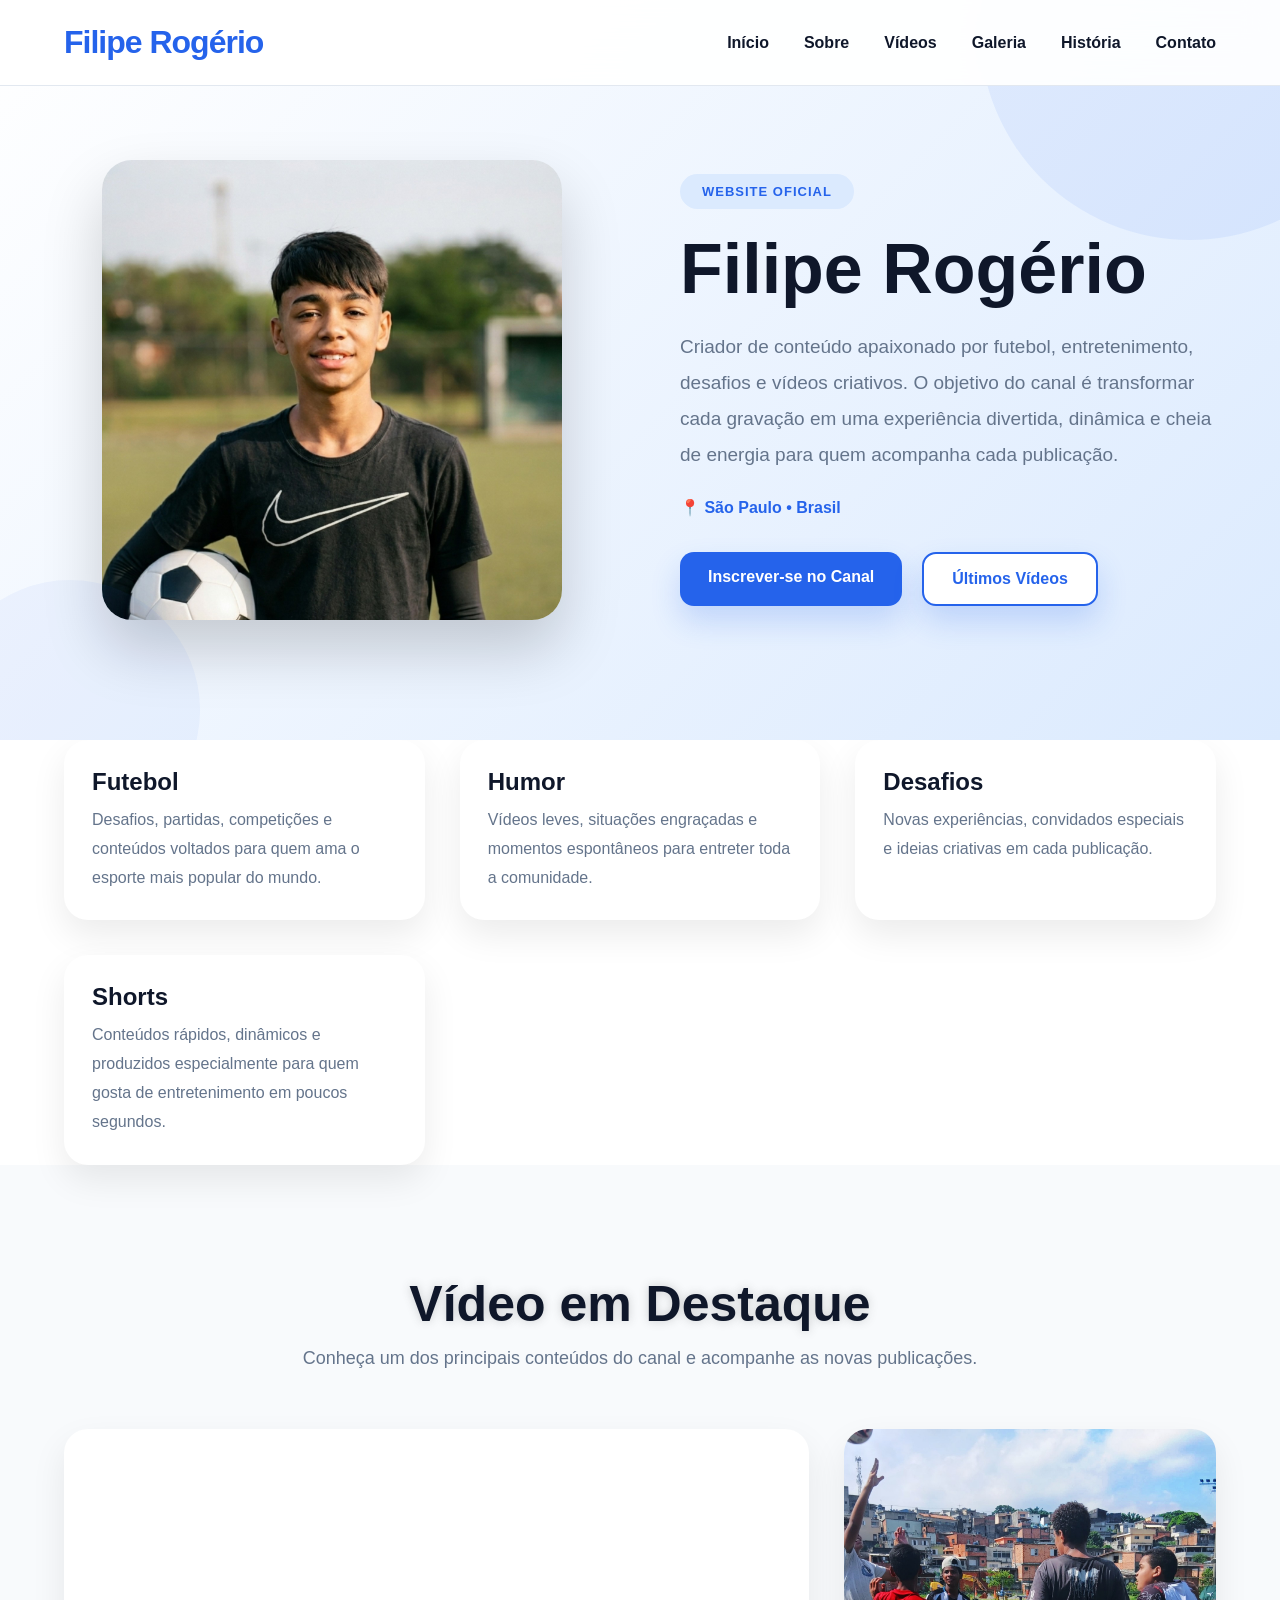
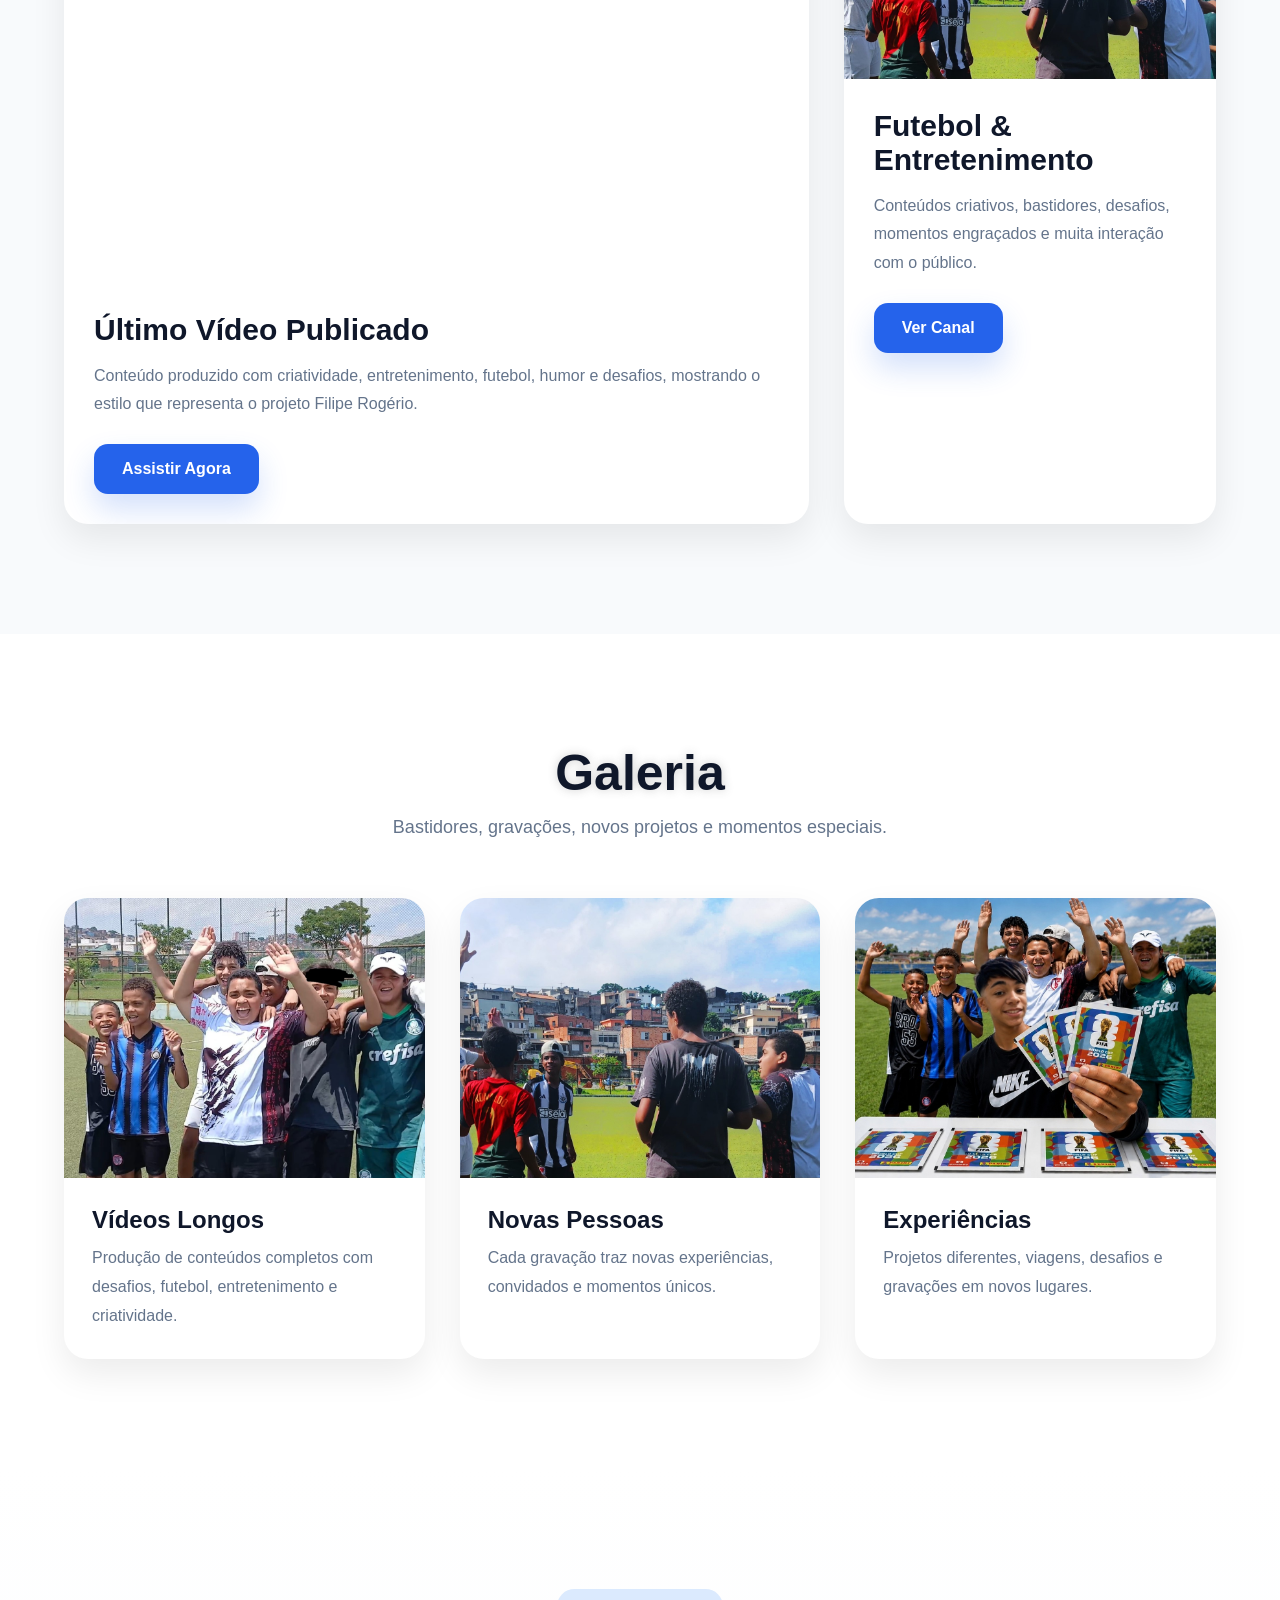
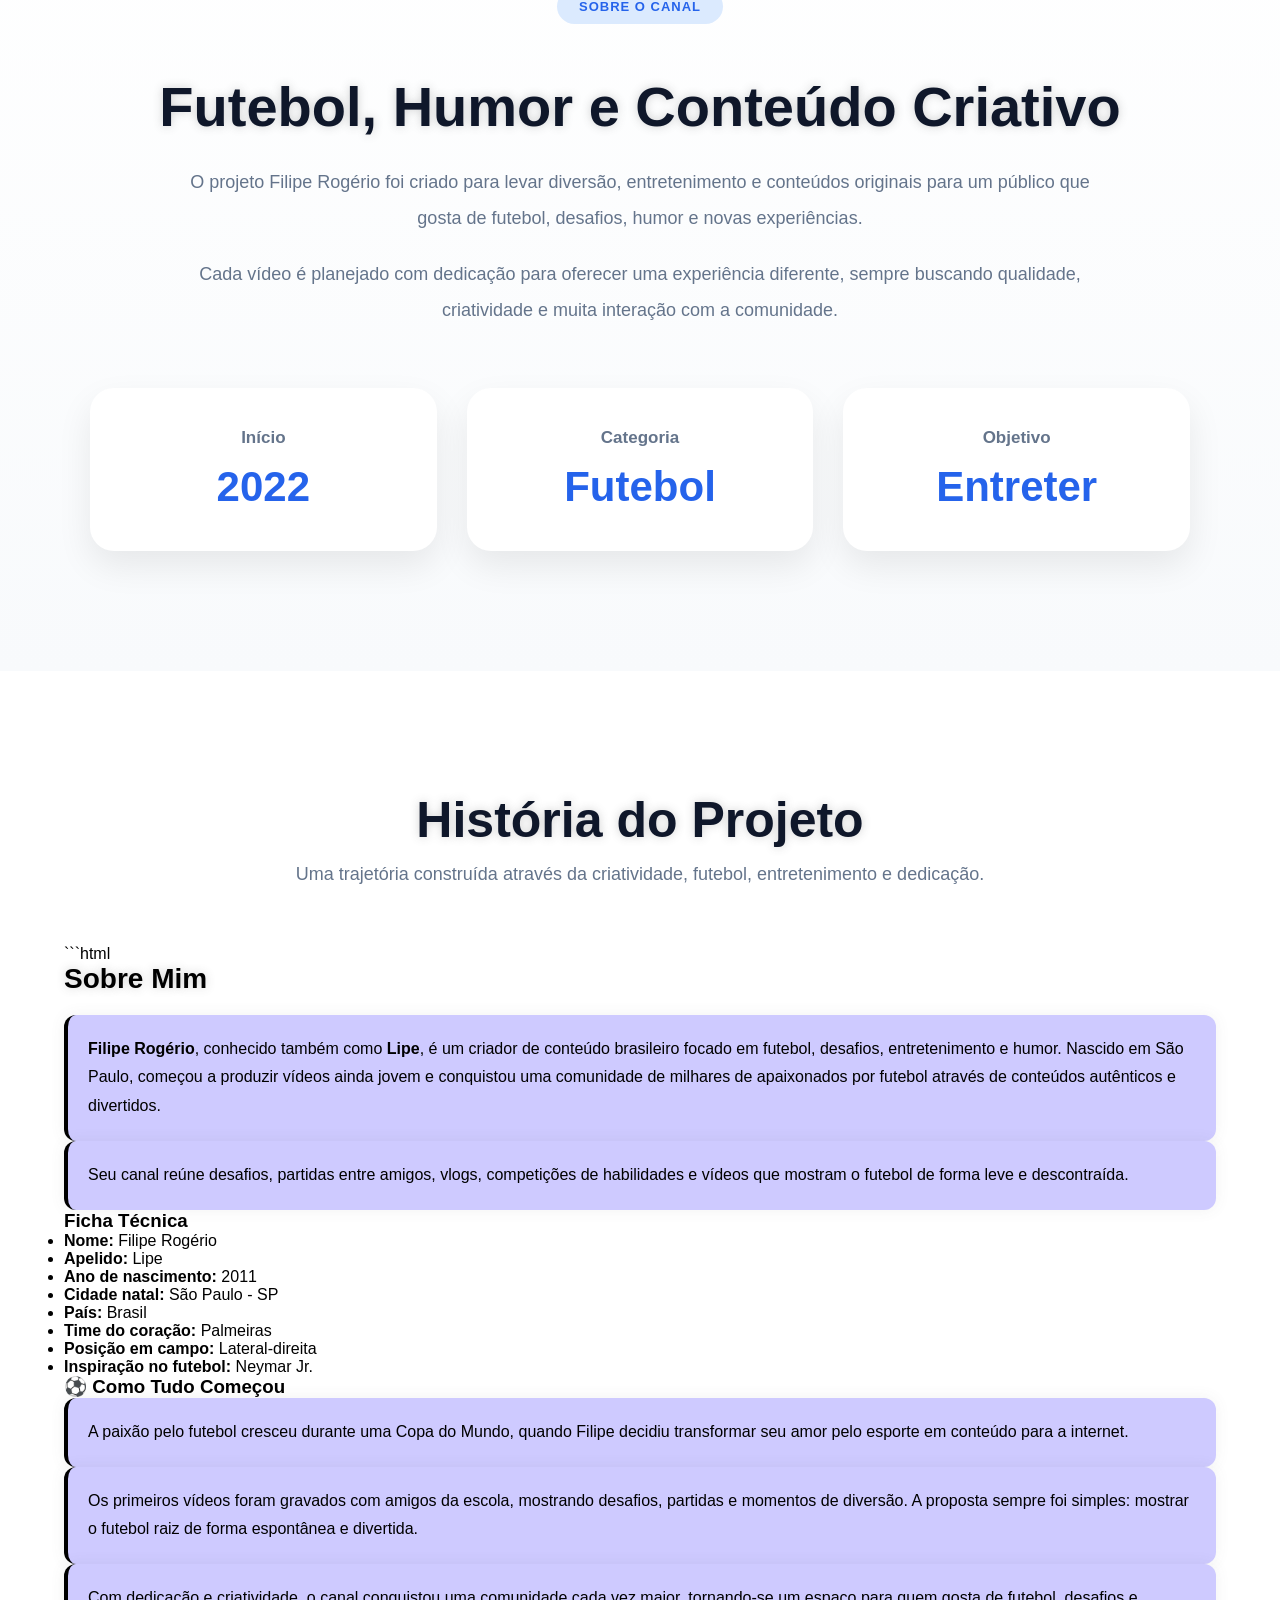
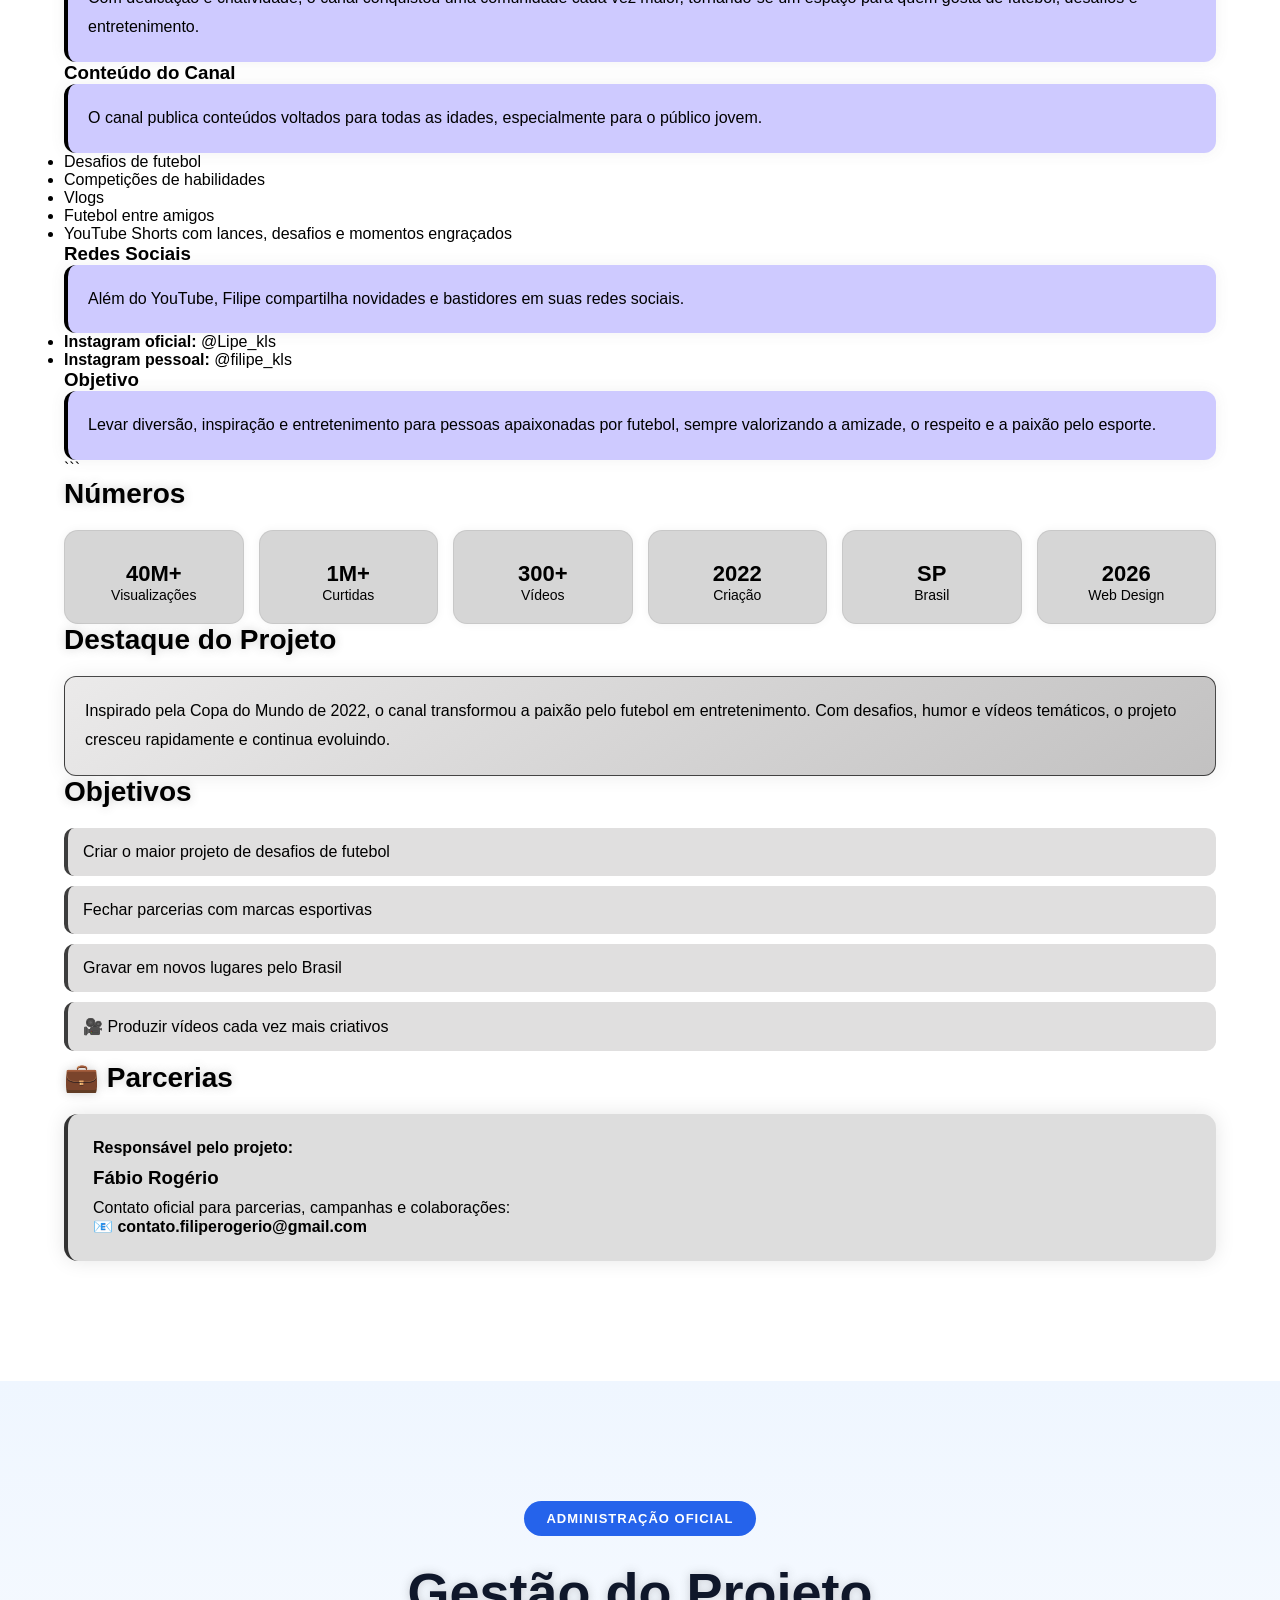
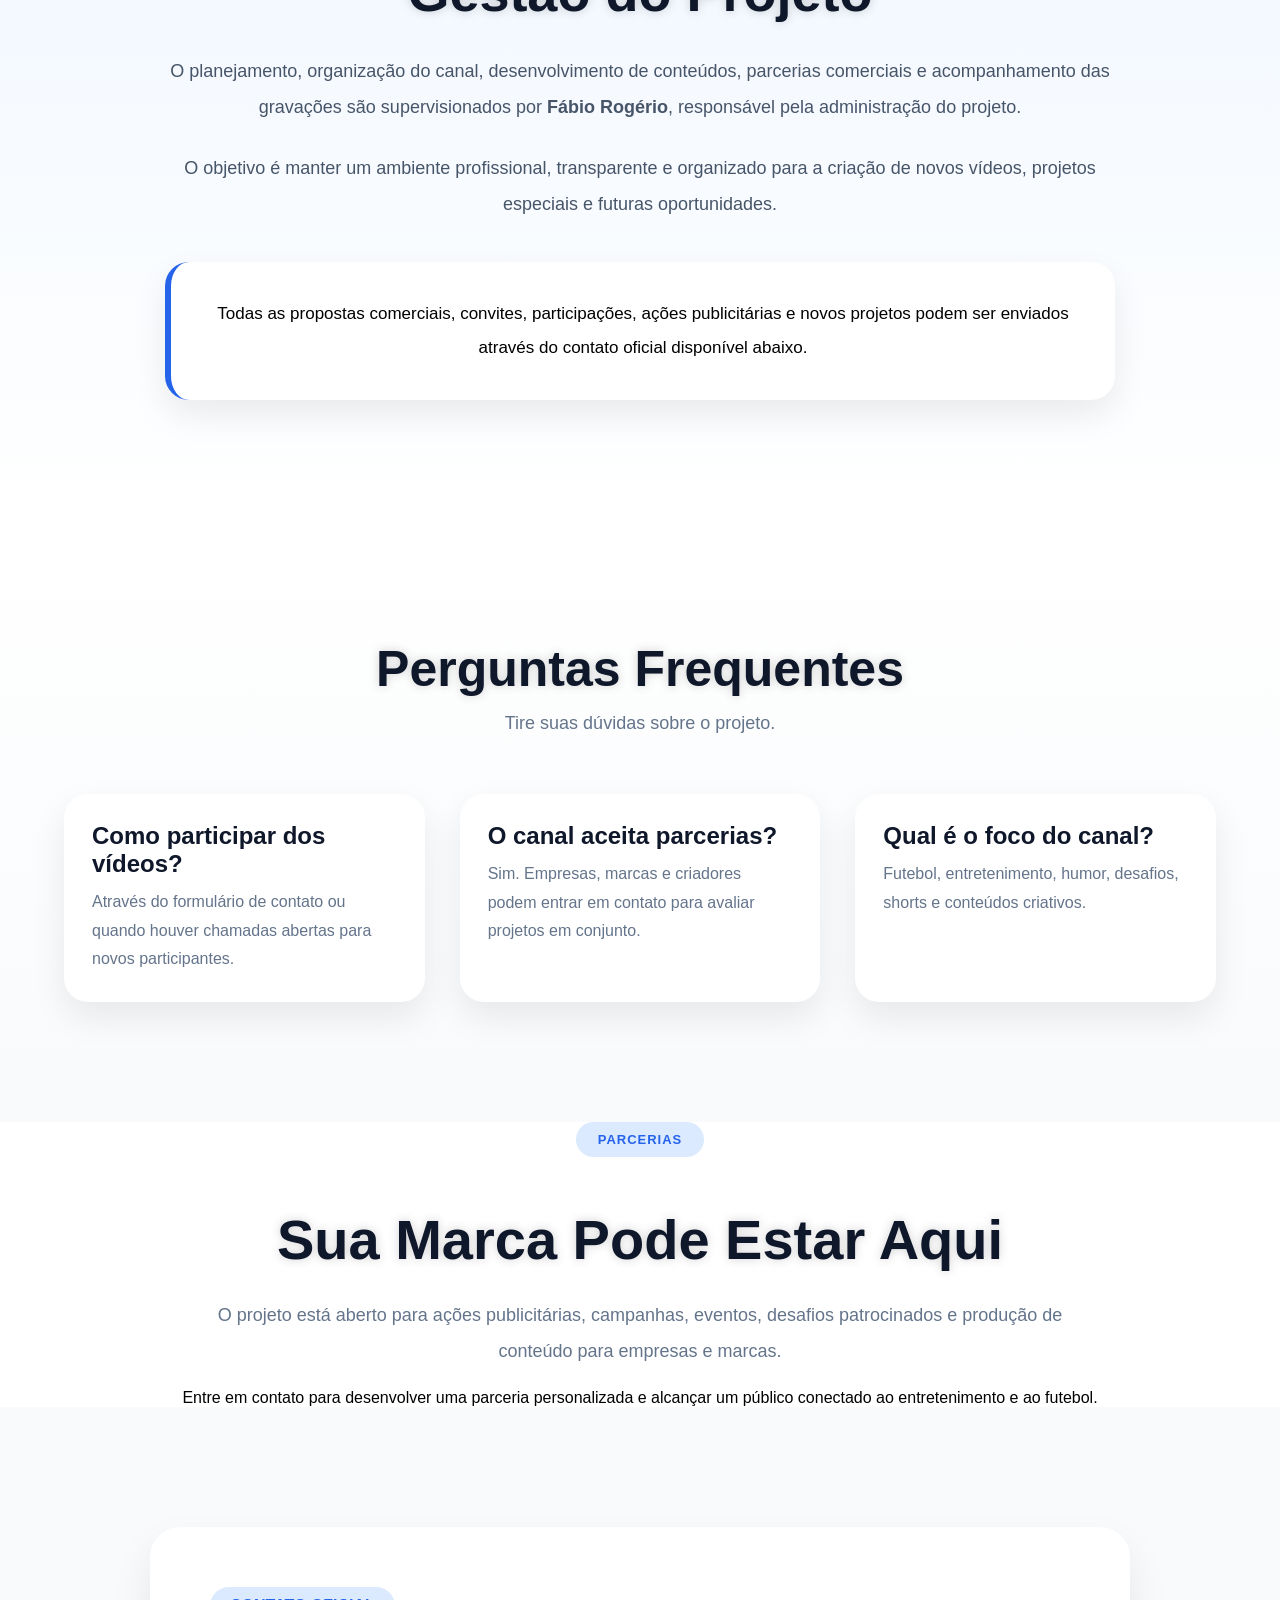
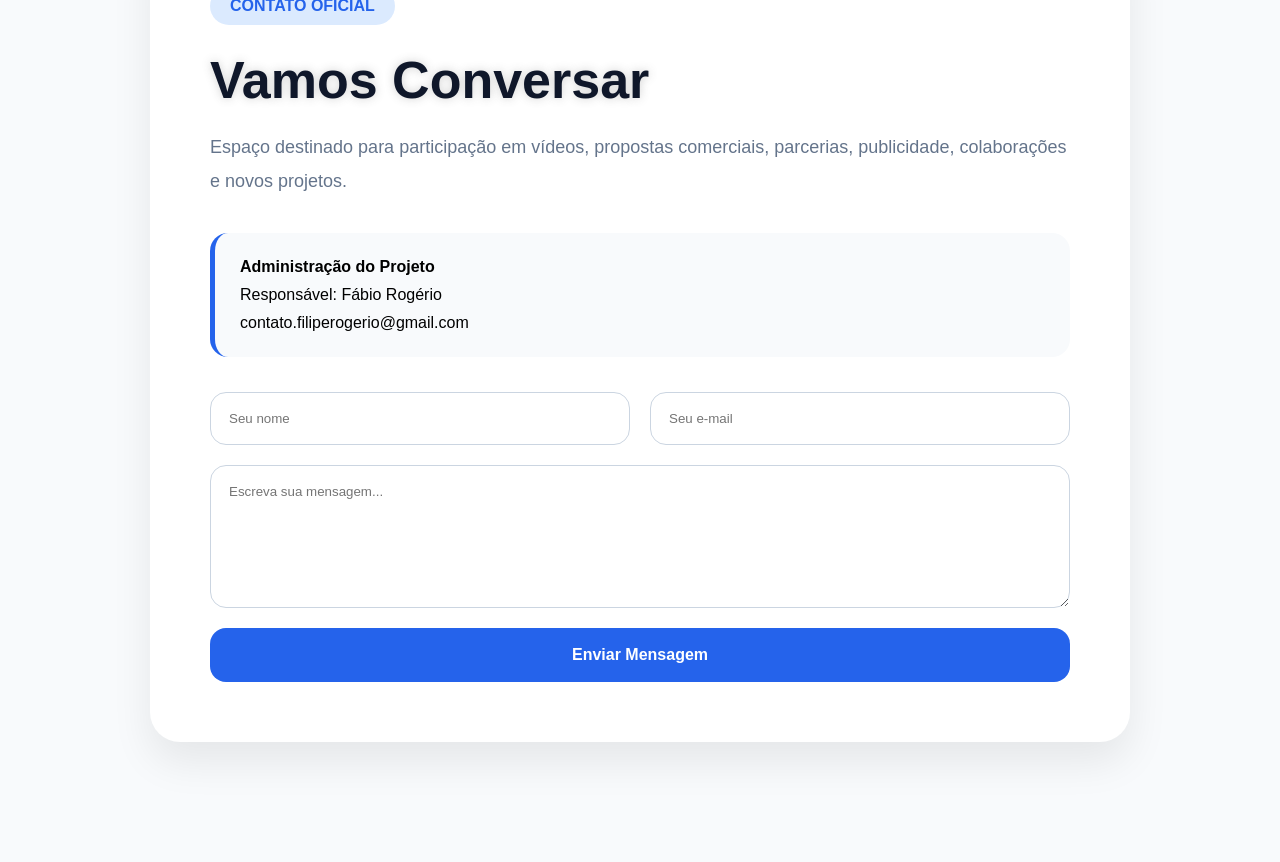
<file: index.html>
<!DOCTYPE html>
<html lang="pt-BR">

<head>
            <link rel="icon" type="image/png" href="aba.png">

<meta charset="UTF-8">
            <link rel="icon" type="image/png" href="google2b2e87cec0be9422.html">
<meta name="viewport" content="width=device-width, initial-scale=1.0">

<title>Filipe Rogério | Canal de Futebol e Humor no YouTube</title>

<meta name="description" content="Website oficial de Filipe Rogério. Conteúdos de futebol, humor, desafios, shorts e entretenimento para toda a comunidade.">

<meta name="keywords" content="Filipe Rogério, futebol, humor, desafios, youtuber, shorts, entretenimento">

<meta name="author" content="Filipe Rogério">

<meta property="og:title" content="Filipe Rogério | Website Oficial">
<meta property="og:description" content="Conheça o canal, vídeos, galeria, história, projetos e contato oficial.">
<meta property="og:image" content="foto-1.jpg">

<link rel="stylesheet" href="style.css">

</head>

<body>

<!-- ========================= -->
<!-- NAVBAR -->
<!-- ========================= -->

<header class="navbar">

<div class="container nav-container">

<div class="logo">

Filipe Rogério

</div>

<nav>

<a href="#inicio">Início</a>

<a href="#sobre">Sobre</a>

<a href="#videos">Vídeos</a>

<a href="#galeria">Galeria</a>

<a href="#timeline">História</a>

<a href="#contato">Contato</a>

</nav>

</div>

</header>

<!-- ========================= -->
<!-- HERO -->
<!-- ========================= -->

<section class="hero-section" id="inicio">

<div class="container hero-grid">

<div class="hero-avatar-area">

<img
src="foto-1.jpg"
alt="Filipe Rogério"
class="profile-avatar-big">

</div>

<div class="hero-text-area">

<span class="badge">

WEBSITE OFICIAL

</span>

<h1>

Filipe Rogério

</h1>

<p class="bio">

Criador de conteúdo apaixonado por futebol, entretenimento,
desafios e vídeos criativos. O objetivo do canal é transformar
cada gravação em uma experiência divertida, dinâmica e cheia de
energia para quem acompanha cada publicação.

</p>

<p class="location">

📍 São Paulo • Brasil

</p>

<div class="hero-buttons">

<a
href="https://www.youtube.com/@filipeerogerio?si=nUx3GmrI3USBOVb7"
target="_blank"
class="btn">

Inscrever-se no Canal

</a>

<a
href="#videos"
class="btn btn-secondary">

Últimos Vídeos

</a>

</div>

</div>

</div>

</section>

<!-- ========================= -->
<!-- CARDS DE DESTAQUE -->
<!-- ========================= -->

<section class="highlights-section">

<div class="container">

<div class="gallery-grid">

<div class="gallery-card">

<div class="gallery-info">

<h4> Futebol</h4>

<p>

Desafios, partidas, competições e conteúdos voltados para quem
ama o esporte mais popular do mundo.

</p>

</div>

</div>

<div class="gallery-card">

<div class="gallery-info">

<h4> Humor</h4>

<p>

Vídeos leves, situações engraçadas e momentos espontâneos para
entreter toda a comunidade.

</p>

</div>

</div>

<div class="gallery-card">

<div class="gallery-info">

<h4> Desafios</h4>

<p>

Novas experiências, convidados especiais e ideias criativas em
cada publicação.

</p>

</div>

</div>

<div class="gallery-card">

<div class="gallery-info">

<h4> Shorts</h4>

<p>

Conteúdos rápidos, dinâmicos e produzidos especialmente para quem
gosta de entretenimento em poucos segundos.

</p>

</div>

</div>

</div>

</div>

</section>

<!-- ========================= -->
<!-- VÍDEO DE APRESENTAÇÃO -->
<!-- ========================= -->

<section class="videos-section" id="videos">

<div class="container">

<h2 class="section-title">

Vídeo em Destaque

</h2>

<p class="section-subtitle">

Conheça um dos principais conteúdos do canal e acompanhe as novas
publicações.

</p>

<div class="videos-grid">

<div class="video-card principal">

<div class="video-container">

<iframe

src="https://www.youtube.com/embed/5klxv4swOf4"

title="Vídeo Principal"

allowfullscreen>

</iframe>

</div>

<div class="video-content">

<h3>

Último Vídeo Publicado

</h3>

<p>

Conteúdo produzido com criatividade, entretenimento, futebol,
humor e desafios, mostrando o estilo que representa o projeto
Filipe Rogério.

</p>

<a

href="https://www.youtube.com/watch?v=5klxv4swOf4"

target="_blank"

class="btn">

Assistir Agora

</a>

</div>

</div>
            <!-- VÍDEO SECUNDÁRIO -->

            <div class="video-card">

                <div class="thumb-container">

                    <img
                    src="foto-3.jpg"
                    alt="Canal Filipe Rogério"
                    class="video-thumb">

                </div>

                <div class="video-content">

                    <h3>

                        Futebol & Entretenimento

                    </h3>

                    <p>

                        Conteúdos criativos, bastidores, desafios,
                        momentos engraçados e muita interação com o público.

                    </p>

                    <a
                    href="https://www.youtube.com/@filipeerogerio?si=nUx3GmrI3USBOVb7"
                    target="_blank"
                    class="btn">

                        Ver Canal

                    </a>

                </div>

            </div>

        </div>

    </div>

</section>

<!-- ========================= -->
<!-- GALERIA -->
<!-- ========================= -->

<section class="gallery-section" id="galeria">

    <div class="container">

        <h2 class="section-title">

            Galeria

        </h2>

        <p class="section-subtitle">

            Bastidores, gravações, novos projetos e momentos especiais.

        </p>

        <div class="gallery-grid">

            <div class="gallery-card">

                <img
                src="foto-2.jpg"
                alt="Vídeos"
                class="gallery-img">

                <div class="gallery-info">

                    <h4>

                        Vídeos Longos

                    </h4>

                    <p>

                        Produção de conteúdos completos com desafios,
                        futebol, entretenimento e criatividade.

                    </p>

                </div>

            </div>

            <div class="gallery-card">

                <img
                src="foto-3.jpg"
                alt="Participantes"
                class="gallery-img">

                <div class="gallery-info">

                    <h4>

                        Novas Pessoas

                    </h4>

                    <p>

                        Cada gravação traz novas experiências,
                        convidados e momentos únicos.

                    </p>

                </div>

            </div>

            <div class="gallery-card">

                <img
                src="foto-4.jpg"
                alt="Experiências"
                class="gallery-img">

                <div class="gallery-info">

                    <h4>

                        Experiências

                    </h4>

                    <p>

                        Projetos diferentes, viagens, desafios e
                        gravações em novos lugares.

                    </p>

                </div>

            </div>

        </div>

    </div>

</section>

<!-- ========================= -->
<!-- SOBRE -->
<!-- ========================= -->


<section class="about-section" id="sobre">

    <div class="container about-container">

        <div class="about-text">

            <span class="badge">

                SOBRE O CANAL

            </span>

            <h2>

                Futebol, Humor e Conteúdo Criativo

            </h2>

            <p>

                O projeto Filipe Rogério foi criado para levar diversão,
                entretenimento e conteúdos originais para um público que
                gosta de futebol, desafios, humor e novas experiências.

            </p>

            <p>

                Cada vídeo é planejado com dedicação para oferecer uma
                experiência diferente, sempre buscando qualidade,
                criatividade e muita interação com a comunidade.

            </p>

            <div class="about-numbers">

                <div class="number-card">

                    <h3>

                        Início

                    </h3>

                    <span>

                        2022

                    </span>

                </div>

                <div class="number-card">

                    <h3>

                        Categoria

                    </h3>

                    <span>

                        Futebol

                    </span>

                </div>

                <div class="number-card">

                    <h3>

                        Objetivo

                    </h3>

                    <span>

                        Entreter

                    </span>

                </div>

            </div>

        </div>

    </div>

</section>
<!-- ========================= -->
<!-- TIMELINE -->
<!-- ========================= -->

<section class="timeline-section" id="timeline">

    <div class="container">

        <h2 class="section-title">

            História do Projeto

        </h2>

        <p class="section-subtitle">

            Uma trajetória construída através da criatividade,
            futebol, entretenimento e dedicação.

        </p>


  

<body>

```html
<!-- SOBRE -->
<section class="sobre">

    <h2> Sobre Mim</h2>

    <p>
        <strong>Filipe Rogério</strong>, conhecido também como <strong>Lipe</strong>, é um criador de conteúdo brasileiro focado em futebol, desafios, entretenimento e humor. Nascido em São Paulo, começou a produzir vídeos ainda jovem e conquistou uma comunidade de milhares de apaixonados por futebol através de conteúdos autênticos e divertidos.
    </p>

    <p>
        Seu canal reúne desafios, partidas entre amigos, vlogs, competições de habilidades e vídeos que mostram o futebol de forma leve e descontraída.
    </p>

    <h3> Ficha Técnica</h3>

    <ul>
        <li><strong>Nome:</strong> Filipe Rogério</li>
        <li><strong>Apelido:</strong> Lipe</li>
        <li><strong>Ano de nascimento:</strong> 2011</li>
        <li><strong>Cidade natal:</strong> São Paulo - SP</li>
        <li><strong>País:</strong> Brasil</li>
        <li><strong>Time do coração:</strong> Palmeiras</li>
        <li><strong>Posição em campo:</strong> Lateral-direita</li>
        <li><strong>Inspiração no futebol:</strong> Neymar Jr.</li>
    </ul>

    <h3>⚽ Como Tudo Começou</h3>

    <p>
        A paixão pelo futebol cresceu durante uma Copa do Mundo, quando Filipe decidiu transformar seu amor pelo esporte em conteúdo para a internet.
    </p>

    <p>
        Os primeiros vídeos foram gravados com amigos da escola, mostrando desafios, partidas e momentos de diversão. A proposta sempre foi simples: mostrar o futebol raiz de forma espontânea e divertida.
    </p>

    <p>
        Com dedicação e criatividade, o canal conquistou uma comunidade cada vez maior, tornando-se um espaço para quem gosta de futebol, desafios e entretenimento.
    </p>

    <h3>Conteúdo do Canal</h3>

    <p>O canal publica conteúdos voltados para todas as idades, especialmente para o público jovem.</p>

    <ul>
        <li>Desafios de futebol</li>
        <li>Competições de habilidades</li>
        <li>Vlogs</li>
        <li>Futebol entre amigos</li>
        <li>YouTube Shorts com lances, desafios e momentos engraçados</li>
    </ul>

    <h3>Redes Sociais</h3>

    <p>
        Além do YouTube, Filipe compartilha novidades e bastidores em suas redes sociais.
    </p>

    <ul>
        <li><strong>Instagram oficial:</strong> @Lipe_kls</li>
        <li><strong>Instagram pessoal:</strong> @filipe_kls</li>
    </ul>

    <h3> Objetivo</h3>

    <p>
        Levar diversão, inspiração e entretenimento para pessoas apaixonadas por futebol, sempre valorizando a amizade, o respeito e a paixão pelo esporte.
    </p>

</section>
```

<!-- NÚMEROS -->
<section class="numeros">
    <h2> Números</h2>
    <div class="grid-numeros">

        <div class="box"><h3>40M+</h3><p>Visualizações</p></div>
        <div class="box"><h3>1M+</h3><p>Curtidas</p></div>
        <div class="box"><h3>300+</h3><p>Vídeos</p></div>
        <div class="box"><h3>2022</h3><p>Criação</p></div>
        <div class="box"><h3>SP</h3><p>Brasil</p></div>
        <div class="box"><h3>2026</h3><p>Web Design</p></div>

    </div>
</section>

<!-- DESTAQUE -->
<section class="destaque">
    <h2> Destaque do Projeto</h2>
    <p>
        Inspirado pela Copa do Mundo de 2022, o canal transformou a paixão pelo futebol em entretenimento.
        Com desafios, humor e vídeos temáticos, o projeto cresceu rapidamente e continua evoluindo.
    </p>
</section>

<!-- OBJETIVOS -->
<section class="objetivos">
    <h2>Objetivos</h2>
    <ul>
        <li> Criar o maior projeto de desafios de futebol</li>
        <li> Fechar parcerias com marcas esportivas</li>
        <li> Gravar em novos lugares pelo Brasil</li>
        <li>🎥 Produzir vídeos cada vez mais criativos</li>
    </ul>
</section>

<!-- PARCERIAS -->
<section class="parcerias">
    <h2>💼 Parcerias</h2>

    <div class="parceria-box">
        <p><strong>Responsável pelo projeto:</strong></p>
        <h3>Fábio Rogério</h3>
        <p>Contato oficial para parcerias, campanhas e colaborações:</p>
        <p class="email">📧 contato.filiperogerio@gmail.com</p>
    </div>
</section>

</body>
</html>


<!-- ========================= -->
<!-- PARTICIPE DOS VÍDEOS -->
<!-- ========================= -->


</section>
<!-- ========================= -->
<!-- ADMINISTRAÇÃO -->
<!-- ========================= -->

<section class="responsavel-section">

    <div class="container responsavel-container">

        <span class="responsavel-badge">

            ADMINISTRAÇÃO OFICIAL

        </span>

        <h2>

            Gestão do Projeto

        </h2>

        <p class="responsavel-text">

            O planejamento, organização do canal, desenvolvimento de
            conteúdos, parcerias comerciais e acompanhamento das
            gravações são supervisionados por
            <strong>Fábio Rogério</strong>,
            responsável pela administração do projeto.

        </p>

        <p class="responsavel-text">

            O objetivo é manter um ambiente profissional,
            transparente e organizado para a criação de novos vídeos,
            projetos especiais e futuras oportunidades.

        </p>

        <div class="responsavel-highlight">

            Todas as propostas comerciais, convites, participações,
            ações publicitárias e novos projetos podem ser enviados
            através do contato oficial disponível abaixo.

        </div>

    </div>

</section>

<!-- ========================= -->
<!-- FAQ -->
<!-- ========================= -->

<section class="about-section">

    <div class="container">

        <h2 class="section-title">

            Perguntas Frequentes

        </h2>

        <p class="section-subtitle">

            Tire suas dúvidas sobre o projeto.

        </p>

        <div class="gallery-grid">

            <div class="gallery-card">

                <div class="gallery-info">

                    <h4>

                        Como participar dos vídeos?

                    </h4>

                    <p>

                        Através do formulário de contato ou quando
                        houver chamadas abertas para novos participantes.

                    </p>

                </div>

            </div>

            <div class="gallery-card">

                <div class="gallery-info">

                    <h4>

                        O canal aceita parcerias?

                    </h4>

                    <p>

                        Sim. Empresas, marcas e criadores podem entrar
                        em contato para avaliar projetos em conjunto.

                    </p>

                </div>

            </div>

            <div class="gallery-card">

                <div class="gallery-info">

                    <h4>

                        Qual é o foco do canal?

                    </h4>

                    <p>

                        Futebol, entretenimento, humor, desafios,
                        shorts e conteúdos criativos.

                    </p>

                </div>

            </div>

        </div>

    </div>

</section>

<!-- ========================= -->
<!-- PARCERIAS -->
<!-- ========================= -->

<section class="invite-section">

    <div class="container">

        <div class="about-text">

            <span class="badge">

                PARCERIAS

            </span>

            <h2>

                Sua Marca Pode Estar Aqui

            </h2>

            <p>

                O projeto está aberto para ações publicitárias,
                campanhas, eventos, desafios patrocinados e produção de
                conteúdo para empresas e marcas.

            </p>

            <div class="invite-highlight">

                Entre em contato para desenvolver uma parceria
                personalizada e alcançar um público conectado ao
                entretenimento e ao futebol.

            </div>

        </div>

    </div>

</section>

<!-- ========================= -->
<!-- CONTATO -->
<!-- ========================= -->



<section class="community-section" id="contato">

    <div class="container">

        <div class="contact-modern-card">

            <span class="contact-badge">

                CONTATO OFICIAL

            </span>

            <h2>

                Vamos Conversar

            </h2>

            <p class="contact-description">

                Espaço destinado para participação em vídeos,
                propostas comerciais, parcerias, publicidade,
                colaborações e novos projetos.

            </p>

            <div class="contact-info-box">

                <strong>Administração do Projeto</strong>

                <span>Responsável: Fábio Rogério</span>

                <span>contato.filiperogerio@gmail.com</span>

            </div>

            <!-- FORMULÁRIO FORMSPREE (ATUALIZADO) -->
            <form
                class="contact-form modern-form"
                action="https://formspree.io/f/mrewegle"
                method="POST"
            >

                <div class="input-group">

                    <input
                        type="text"
                        name="name"
                        placeholder="Seu nome"
                        required
                    >

                    <input
                        type="email"
                        name="email"
                        placeholder="Seu e-mail"
                        required
                    >

                </div>

                <textarea
                    name="message"
                    rows="7"
                    placeholder="Escreva sua mensagem..."
                    required
                ></textarea>
                

                <button
                    class="btn-submit"
                    type="submit"
                >
                    Enviar Mensagem
                </button>

            </form>

        </div>

    </div>

</section>
        </div>

    </div>

</section>
</file>
<file: style.css>
/* ================================================= */
/* FILIPE ROGÉRIO | WEBSITE OFICIAL PREMIUM          */
/* ================================================= */

:root{
    --primary:#2563eb;
    --primary-hover:#1d4ed8;
    --dark:#0f172a;
    --text:#334155;
    --light:#f8fafc;
    --white:#ffffff;
    --border:#e2e8f0;
    --gray:#64748b;
    --shadow:0 15px 35px rgba(0,0,0,.08);
}

*{
    margin:0;
    padding:0;
    box-sizing:border-box;
    scroll-behavior:smooth;
}

body{
    font-family:Arial,Helvetica,sans-serif;
    background:#f1f5f9;
    color:var(--text);
    overflow-x:hidden;
}

.container{
    width:90%;
    max-width:1200px;
    margin:auto;
}

a{
    text-decoration:none;
}

img{
    display:block;
    max-width:100%;
}

/* ========================= */
/* NAVBAR */
/* ========================= */

.navbar{
    position:fixed;
    top:0;
    left:0;
    width:100%;
    backdrop-filter:blur(16px);
    background:rgba(255,255,255,.92);
    border-bottom:1px solid var(--border);
    z-index:9999;
    transition:.4s;
}

.nav-container{
    height:85px;
    display:flex;
    justify-content:space-between;
    align-items:center;
}

.logo{
    font-size:32px;
    font-weight:900;
    color:var(--primary);
    letter-spacing:-1px;
}

nav{
    display:flex;
    gap:35px;
}

nav a{
    color:var(--dark);
    font-weight:700;
    position:relative;
    transition:.3s;
}

nav a::after{
    content:"";
    position:absolute;
    left:0;
    bottom:-8px;
    width:0%;
    height:2px;
    background:var(--primary);
    transition:.3s;
}

nav a:hover{
    color:var(--primary);
}

nav a:hover::after{
    width:100%;
}

nav a.active{
    color:var(--primary);
}

/* ========================= */
/* HERO */
/* ========================= */

.hero-section{
    padding-top:160px;
    padding-bottom:120px;
    background:linear-gradient(135deg,#ffffff,#dbeafe);
    position:relative;
    overflow:hidden;
}

.hero-section::before{
    content:"";
    position:absolute;
    width:420px;
    height:420px;
    background:rgba(37,99,235,.08);
    border-radius:50%;
    top:-180px;
    right:-120px;
}

.hero-section::after{
    content:"";
    position:absolute;
    width:260px;
    height:260px;
    background:rgba(37,99,235,.05);
    border-radius:50%;
    bottom:-100px;
    left:-60px;
}

.hero-grid{
    display:grid;
    grid-template-columns:1fr 1fr;
    gap:80px;
    align-items:center;
}

.profile-avatar-big{
    width:100%;
    max-width:460px;
    height:460px;
    object-fit:cover;
    border-radius:30px;
    margin:auto;
    box-shadow:0 30px 60px rgba(0,0,0,.18);
    transition:.4s;
}

.profile-avatar-big:hover{
    transform:translateY(-8px);
}

.badge{
    display:inline-block;
    background:#dbeafe;
    color:var(--primary);
    padding:10px 22px;
    border-radius:100px;
    font-size:13px;
    font-weight:800;
    letter-spacing:1px;
    margin-bottom:25px;
}

.hero-text-area h1{
    font-size:70px;
    color:var(--dark);
    line-height:1;
    margin-bottom:25px;
}

.bio{
    font-size:19px;
    line-height:1.9;
    color:var(--gray);
    margin-bottom:25px;
}

.location{
    color:var(--primary);
    font-weight:800;
    margin-bottom:35px;
}

.hero-buttons{
    display:flex;
    gap:20px;
    flex-wrap:wrap;
}

.btn{
    display:inline-block;
    background:var(--primary);
    color:#fff;
    padding:16px 28px;
    border-radius:14px;
    font-weight:800;
    transition:.3s;
    box-shadow:0 15px 30px rgba(37,99,235,.20);
}

.btn:hover{
    background:var(--primary-hover);
    transform:translateY(-4px);
}

.btn-secondary{
    background:#fff;
    color:var(--primary);
    border:2px solid var(--primary);
}

.btn-secondary:hover{
    background:var(--primary);
    color:#fff;
}

/* ========================= */
/* TITULOS */
/* ========================= */

.section-title{
    text-align:center;
    font-size:50px;
    font-weight:900;
    color:var(--dark);
    margin-bottom:15px;
}

.section-subtitle{
    text-align:center;
    color:var(--gray);
    font-size:18px;
    margin-bottom:60px;
}

/* ========================= */
/* VÍDEOS */
/* ========================= */

.videos-section{
    padding:110px 0;
    background:#f8fafc;
}

.videos-grid{
    display:grid;
    grid-template-columns:2fr 1fr;
    gap:35px;
}

.video-card{
    background:#fff;
    border-radius:24px;
    overflow:hidden;
    box-shadow:var(--shadow);
    transition:.4s;
}

.video-card:hover{
    transform:translateY(-10px);
    box-shadow:0 30px 60px rgba(0,0,0,.12);
}

.video-container iframe{
    width:100%;
    height:450px;
    border:none;
}

.thumb-container{
    height:250px;
    overflow:hidden;
}

.video-thumb{
    width:100%;
    height:100%;
    object-fit:cover;
    transition:.5s;
}

.video-card:hover .video-thumb{
    transform:scale(1.08);
}

.video-content{
    padding:30px;
}

.video-content h3{
    font-size:30px;
    color:var(--dark);
    margin-bottom:15px;
}

.video-content p{
    color:var(--gray);
    line-height:1.8;
    margin-bottom:25px;
}
/* ================================================= */
/* GALERIA PREMIUM                                   */
/* ================================================= */

.gallery-section{
    padding:110px 0;
    background:#ffffff;
}

.gallery-grid{
    display:grid;
    grid-template-columns:repeat(auto-fit,minmax(300px,1fr));
    gap:35px;
}

.gallery-card{
    background:#fff;
    border-radius:24px;
    overflow:hidden;
    box-shadow:var(--shadow);
    transition:.4s;
}

.gallery-card:hover{
    transform:translateY(-10px);
    box-shadow:0 30px 60px rgba(0,0,0,.12);
}

.gallery-img{
    width:100%;
    height:280px;
    object-fit:cover;
    transition:.5s;
}

.gallery-card:hover .gallery-img{
    transform:scale(1.08);
}

.gallery-info{
    padding:28px;
}

.gallery-info h4{
    font-size:24px;
    color:var(--dark);
    margin-bottom:10px;
}

.gallery-info p{
    color:var(--gray);
    line-height:1.8;
}

/* ================================================= */
/* SOBRE                                             */
/* ================================================= */

.about-section{
    padding:120px 0;
    background:linear-gradient(to bottom,#ffffff,#f8fafc);
}

.about-container{
    max-width:1100px;
    margin:auto;
}

.about-text{
    text-align:center;
}

.about-text h2{
    font-size:56px;
    color:var(--dark);
    margin:25px 0;
    font-weight:900;
}

.about-text p{
    max-width:900px;
    margin:20px auto;
    font-size:18px;
    line-height:2;
    color:var(--gray);
}

.about-numbers{
    margin-top:60px;
    display:grid;
    grid-template-columns:repeat(3,1fr);
    gap:30px;
}

.number-card{
    background:#fff;
    padding:40px;
    border-radius:24px;
    box-shadow:0 15px 35px rgba(0,0,0,.08);
    transition:.4s;
}

.number-card:hover{
    transform:translateY(-8px);
}

.number-card h3{
    color:var(--gray);
    margin-bottom:15px;
    font-size:17px;
}

.number-card span{
    font-size:42px;
    color:var(--primary);
    font-weight:900;
}

/* ================================================= */
/* TIMELINE                                          */
/* ================================================= */

.timeline-section{
    padding:120px 0;
    background:#ffffff;
}

.timeline{
    max-width:900px;
    margin:60px auto 0;
    position:relative;
}

.timeline::before{
    content:"";
    position:absolute;
    left:50%;
    transform:translateX(-50%);
    width:4px;
    height:100%;
    background:#dbeafe;
}

.timeline-item{
    width:50%;
    padding:25px 40px;
    position:relative;
}

.timeline-item:nth-child(odd){
    left:0;
    text-align:right;
}

.timeline-item:nth-child(even){
    left:50%;
}

.timeline-content{
    background:#fff;
    padding:25px;
    border-radius:20px;
    box-shadow:0 15px 35px rgba(0,0,0,.08);
    transition:.3s;
}

.timeline-content:hover{
    transform:translateY(-5px);
}

.timeline-year{
    font-size:30px;
    font-weight:900;
    color:var(--primary);
    margin-bottom:10px;
}

.timeline-content h3{
    font-size:24px;
    margin-bottom:10px;
    color:var(--dark);
}

.timeline-content p{
    color:var(--gray);
    line-height:1.8;
}

/* ================================================= */
/* CONQUISTAS                                        */
/* ================================================= */

.achievement-section{
    padding:120px 0;
    background:#eff6ff;
}

.achievement-grid{
    display:grid;
    grid-template-columns:repeat(auto-fit,minmax(250px,1fr));
    gap:30px;
}

.achievement-card{
    background:#ffffff;
    padding:35px;
    border-radius:22px;
    text-align:center;
    box-shadow:0 15px 35px rgba(0,0,0,.08);
    transition:.3s;
}

.achievement-card:hover{
    transform:translateY(-8px);
}

.achievement-card h2{
    font-size:48px;
    color:var(--primary);
    margin-bottom:15px;
}

.achievement-card span{
    color:var(--gray);
    font-weight:700;
}
/* ================================================= */
/* FAQ                                               */
/* ================================================= */

.faq-section{
    padding:120px 0;
    background:#f8fafc;
}

.faq-item{
    background:#ffffff;
    margin-bottom:20px;
    border-radius:20px;
    overflow:hidden;
    box-shadow:0 10px 25px rgba(0,0,0,.06);
    transition:.3s;
}

.faq-item:hover{
    transform:translateY(-3px);
}

.faq-question{
    padding:24px 30px;
    font-size:19px;
    font-weight:800;
    color:#0f172a;
    cursor:pointer;
    display:flex;
    justify-content:space-between;
    align-items:center;
}

.faq-answer{
    max-height:0;
    overflow:hidden;
    transition:.4s;
    padding:0 30px;
    color:#64748b;
    line-height:1.9;
}

.faq-item.active .faq-answer{
    max-height:300px;
    padding:0 30px 25px;
}

/* ================================================= */
/* MEDIA KIT                                         */
/* ================================================= */

.media-section{
    padding:120px 0;
    background:#ffffff;
}

.media-grid{
    display:grid;
    grid-template-columns:repeat(auto-fit,minmax(280px,1fr));
    gap:30px;
}

.media-card{
    background:#ffffff;
    border-radius:24px;
    padding:40px;
    text-align:center;
    box-shadow:0 15px 35px rgba(0,0,0,.08);
    transition:.3s;
}

.media-card:hover{
    transform:translateY(-8px);
}

.media-card h3{
    font-size:26px;
    color:#0f172a;
    margin-bottom:15px;
}

.media-card p{
    color:#64748b;
    line-height:1.8;
}

/* ================================================= */
/* RESPONSÁVEL                                       */
/* ================================================= */

.responsavel-section{
    padding:120px 0;
    background:linear-gradient(180deg,#eff6ff,#ffffff);
}

.responsavel-container{
    max-width:950px;
    margin:auto;
    text-align:center;
}

.responsavel-badge{
    display:inline-block;
    padding:10px 22px;
    background:#2563eb;
    color:#ffffff;
    border-radius:999px;
    font-size:13px;
    font-weight:800;
    letter-spacing:1px;
    margin-bottom:25px;
}

.responsavel-container h2{
    font-size:54px;
    color:#0f172a;
    margin-bottom:30px;
}

.responsavel-text{
    font-size:18px;
    color:#475569;
    line-height:2;
    margin-bottom:25px;
}

.responsavel-highlight{
    margin-top:40px;
    background:#ffffff;
    padding:35px;
    border-radius:24px;
    border-left:6px solid #2563eb;
    box-shadow:0 15px 35px rgba(0,0,0,.08);
    font-size:17px;
    line-height:2;
    transition:.3s;
}

.responsavel-highlight:hover{
    transform:translateY(-5px);
}

/* ================================================= */
/* CONTATO                                           */
/* ================================================= */

.community-section{
    padding:120px 0;
    background:#f8fafc;
}

.contact-modern-card{
    max-width:980px;
    margin:auto;
    background:#ffffff;
    padding:60px;
    border-radius:30px;
    box-shadow:0 20px 40px rgba(0,0,0,.08);
}

.contact-badge{
    display:inline-block;
    padding:10px 20px;
    background:#dbeafe;
    color:#2563eb;
    border-radius:999px;
    font-weight:800;
    margin-bottom:25px;
}

.contact-modern-card h2{
    font-size:52px;
    color:#0f172a;
    margin-bottom:20px;
}

.contact-description{
    color:#64748b;
    line-height:1.9;
    font-size:18px;
    margin-bottom:35px;
}

.contact-info-box{
    background:#f8fafc;
    border-left:5px solid #2563eb;
    border-radius:18px;
    padding:25px;
    display:flex;
    flex-direction:column;
    gap:10px;
    margin-bottom:35px;
}

.modern-form{
    display:flex;
    flex-direction:column;
    gap:20px;
}

.input-group{
    display:grid;
    grid-template-columns:1fr 1fr;
    gap:20px;
}

.modern-form input,
.modern-form textarea{
    padding:18px;
    border-radius:16px;
    border:1px solid #cbd5e1;
    outline:none;
    transition:.3s;
}

.modern-form input:focus,
.modern-form textarea:focus{
    border-color:#2563eb;
    box-shadow:0 0 0 4px rgba(37,99,235,.10);
}

.btn-submit{
    background:#2563eb;
    color:#ffffff;
    border:none;
    padding:18px;
    border-radius:16px;
    font-size:16px;
    font-weight:800;
    cursor:pointer;
    transition:.3s;
}

.btn-submit:hover{
    background:#1d4ed8;
    transform:translateY(-3px);
}
/* ================================================= */
/* FOOTER PREMIUM                                    */
/* ================================================= */

.site-footer{

    background:#020617;

    color:#ffffff;

    padding:80px 20px;

    text-align:center;

}

.footer-content{

    max-width:900px;

    margin:auto;

}

.footer-content h3{

    font-size:38px;

    margin-bottom:12px;

    font-weight:900;

}

.footer-content p{

    color:#94a3b8;

    margin-bottom:35px;

    font-size:17px;

}

.footer-links{

    display:flex;

    justify-content:center;

    flex-wrap:wrap;

    gap:30px;

    margin-bottom:35px;

}

.footer-links a{

    color:#ffffff;

    font-weight:700;

    transition:.3s;

}

.footer-links a:hover{

    color:#60a5fa;

}

.footer-copy{

    color:#94a3b8;

    font-size:15px;

    line-height:2;

}

/* ================================================= */
/* ANIMAÇÕES                                         */
/* ================================================= */

@keyframes fadeUp{

    from{

        opacity:0;

        transform:translateY(60px);

    }

    to{

        opacity:1;

        transform:translateY(0);

    }

}

@keyframes zoomIn{

    from{

        opacity:0;

        transform:scale(.95);

    }

    to{

        opacity:1;

        transform:scale(1);

    }

}

.fade-up{

    animation:fadeUp .8s ease forwards;

}

.zoom{

    animation:zoomIn .6s ease forwards;

}

/* ================================================= */
/* BOTÃO VOLTAR AO TOPO                              */
/* ================================================= */

#topButton{

    position:fixed;

    bottom:25px;

    right:25px;

    width:58px;

    height:58px;

    border:none;

    border-radius:50%;

    background:#2563eb;

    color:#ffffff;

    font-size:22px;

    cursor:pointer;

    display:flex;

    justify-content:center;

    align-items:center;

    box-shadow:0 15px 35px rgba(37,99,235,.35);

    transition:.3s;

    z-index:999;

}

#topButton:hover{

    transform:translateY(-5px);

    background:#1d4ed8;

}

/* ================================================= */
/* SCROLLBAR                                         */
/* ================================================= */

::-webkit-scrollbar{

    width:10px;

}

::-webkit-scrollbar-track{

    background:#e2e8f0;

}

::-webkit-scrollbar-thumb{

    background:#2563eb;

    border-radius:100px;

}

::-webkit-scrollbar-thumb:hover{

    background:#1d4ed8;

}

::selection{

    background:#2563eb;

    color:#ffffff;

}

/* ================================================= */
/* EFEITOS GERAIS                                    */
/* ================================================= */

.video-card,

.gallery-card,

.number-card,

.media-card,

.achievement-card,

.contact-modern-card{

    transition:.4s;

}

.video-card:hover,

.gallery-card:hover,

.number-card:hover,

.media-card:hover,

.achievement-card:hover{

    box-shadow:0 30px 60px rgba(0,0,0,.12);

}
/* ================================================= */
/* RESPONSIVIDADE TABLET                             */
/* ================================================= */

@media (max-width:992px){

    .hero-grid{
        grid-template-columns:1fr;
        text-align:center;
        gap:50px;
    }

    .videos-grid{
        grid-template-columns:1fr;
    }

    .gallery-grid{
        grid-template-columns:repeat(2,1fr);
    }

    .about-numbers{
        grid-template-columns:1fr;
    }

    .achievement-grid{
        grid-template-columns:repeat(2,1fr);
    }

    .media-grid{
        grid-template-columns:repeat(2,1fr);
    }

    .timeline::before{
        left:20px;
    }

    .timeline-item{
        width:100%;
        left:0!important;
        text-align:left;
        padding:20px 20px 20px 60px;
    }

    .input-group{
        grid-template-columns:1fr;
    }

    .hero-text-area h1{
        font-size:56px;
    }

    .about-text h2,
    .contact-modern-card h2,
    .responsavel-container h2{
        font-size:44px;
    }

}

/* ================================================= */
/* RESPONSIVIDADE CELULAR                            */
/* ================================================= */

@media (max-width:768px){

    body{
        overflow-x:hidden;
    }

    .navbar{
        position:relative;
    }

    .nav-container{
        flex-direction:column;
        justify-content:center;
        height:auto;
        padding:20px 0;
    }

    nav{
        flex-wrap:wrap;
        justify-content:center;
        gap:15px;
        margin-top:15px;
    }

    .hero-section{
        padding-top:80px;
        padding-bottom:80px;
    }

    .hero-grid{
        grid-template-columns:1fr;
        gap:40px;
    }

    .hero-text-area{
        text-align:center;
    }

    .hero-text-area h1{
        font-size:42px;
    }

    .bio{
        font-size:16px;
    }

    .profile-avatar-big{
        max-width:320px;
        height:320px;
    }

    .hero-buttons{
        justify-content:center;
    }

    .btn{
        width:100%;
        text-align:center;
    }

    .videos-grid{
        grid-template-columns:1fr;
    }

    .video-container iframe{
        height:240px;
    }

    .gallery-grid{
        grid-template-columns:1fr;
    }

    .gallery-img{
        height:220px;
    }

    .section-title{
        font-size:34px;
    }

    .section-subtitle{
        font-size:15px;
    }

    .about-text h2{
        font-size:34px;
    }

    .about-text p{
        font-size:16px;
    }

    .responsavel-container h2{
        font-size:34px;
    }

    .responsavel-text{
        font-size:16px;
    }

    .contact-modern-card{
        padding:28px;
        border-radius:22px;
    }

    .contact-modern-card h2{
        font-size:34px;
    }

    .contact-description{
        font-size:15px;
    }

    .input-group{
        grid-template-columns:1fr;
    }

    .modern-form input,
    .modern-form textarea{
        padding:16px;
        font-size:14px;
    }

    .btn-submit{
        width:100%;
    }

    .footer-links{
        flex-direction:column;
        gap:15px;
    }

    .footer-content h3{
        font-size:30px;
    }

    #topButton{
        width:50px;
        height:50px;
        font-size:20px;
        right:15px;
        bottom:15px;
    }

}

/* ================================================= */
/* TELAS GRANDES                                     */
/* ================================================= */

@media (min-width:1400px){

    .container{
        max-width:1350px;
    }

    .hero-text-area h1{
        font-size:82px;
    }

    .section-title{
        font-size:58px;
    }

}

/* ================================================= */
/* MODO ESCURO (caso seja ativado futuramente)       */
/* ================================================= */

body.dark{

    background:#ffffff;
    color:#000000;

}

body.dark .navbar,
body.dark .video-card,
body.dark .gallery-card,
body.dark .number-card,
body.dark .contact-modern-card,
body.dark .media-card,
body.dark .achievement-card{

    background:#ffffff;
    color:#ffffff;

}

body.dark .section-title,
body.dark h1,
body.dark h2,
body.dark h3,
body.dark h4{

    color:#ffffff;

}

body.dark p{

    color:#ffffff;

}

/* ================================================= */
/* FIM DO STYLE.CSS                                  */
/* WEBSITE OFICIAL FILIPE ROGÉRIO                    */
/* ================================================= */
* {
    margin: 0;
    padding: 0;
    box-sizing: border-box;
    font-family: Arial, sans-serif;
}

body {
    background: #ffffff;
    color: rgb(0, 0, 0);
}

/* ===== SEÇÕES ===== */


h2 {
    font-size: 28px;
    margin-bottom: 20px;
    color: #000000;
    text-shadow: 0 0 10px rgba(70, 70, 70, 0.25);
}

/* ===== SOBRE ===== */
.sobre p {
    background: #cecaff;
    padding: 20px;
    border-radius: 12px;
    border-left: 4px solid #000000;
    color: #000000;
    line-height: 1.8;
    box-shadow: 0 0 15px rgba(95, 95, 95, 0.08);
}

/* ===== NÚMEROS ===== */
.grid-numeros {
    display: grid;
    grid-template-columns: repeat(auto-fit, minmax(150px, 1fr));
    gap: 15px;
    margin-top: 20px;
}

.box {
    background: #d6d6d6;
    padding: 20px;
    border-radius: 14px;
    text-align: center;
    transition: 0.3s;
    border: 1px solid rgba(83, 83, 83, 0.1);
    box-shadow: 0 0 10px rgba(39, 39, 39, 0.05);
}

.box:hover {
    transform: translateY(-8px);
    box-shadow: 0 0 25px rgba(66, 66, 66, 0.25);
    border-color: rgba(119, 119, 119, 0.4);
}

.box h3 {
    color: #000000;
    font-size: 22px;
    margin-top: 10px;
}

.box p {
    color: #000000;
    font-size: 14px;
}

/* ===== DESTAQUE ===== */
.destaque p {
    background: linear-gradient(145deg, #ebeaea, #c2c1c1);
    padding: 20px;
    border-radius: 12px;
    border: 1px solid rgba(0, 0, 0, 0.685);
    box-shadow: 0 0 20px rgba(27, 27, 27, 0.08);
    color: #000000;
    line-height: 1.8;
}

/* ===== OBJETIVOS ===== */
.objetivos ul {
    list-style: none;
}

.objetivos li {
    background: #e0dfdf;
    padding: 15px;
    margin-bottom: 10px;
    border-radius: 10px;
    border-left: 4px solid #3d3d3d;
    color: #000000;
    transition: 0.3s;
}

.objetivos li:hover {
    transform: translateX(6px);
    box-shadow: 0 0 15px rgba(49, 49, 49, 0.15);
}

/* ===== PARCERIAS ===== */
.parceria-box {
    background: #dddddd;
    padding: 25px;
    border-radius: 14px;
    border-left: 4px solid #333333;
    box-shadow: 0 0 20px rgba(0, 0, 0, 0.1);
    transition: 0.3s;
}

.parceria-box:hover {
    transform: translateY(-5px);
    box-shadow: 0 0 25px rgba(8, 8, 8, 0.2);
}

.parceria-box h3 {
    color: #000000;
    margin: 10px 0;
}

.email {
    color: #000000;
    font-weight: bold;
}
</file>
